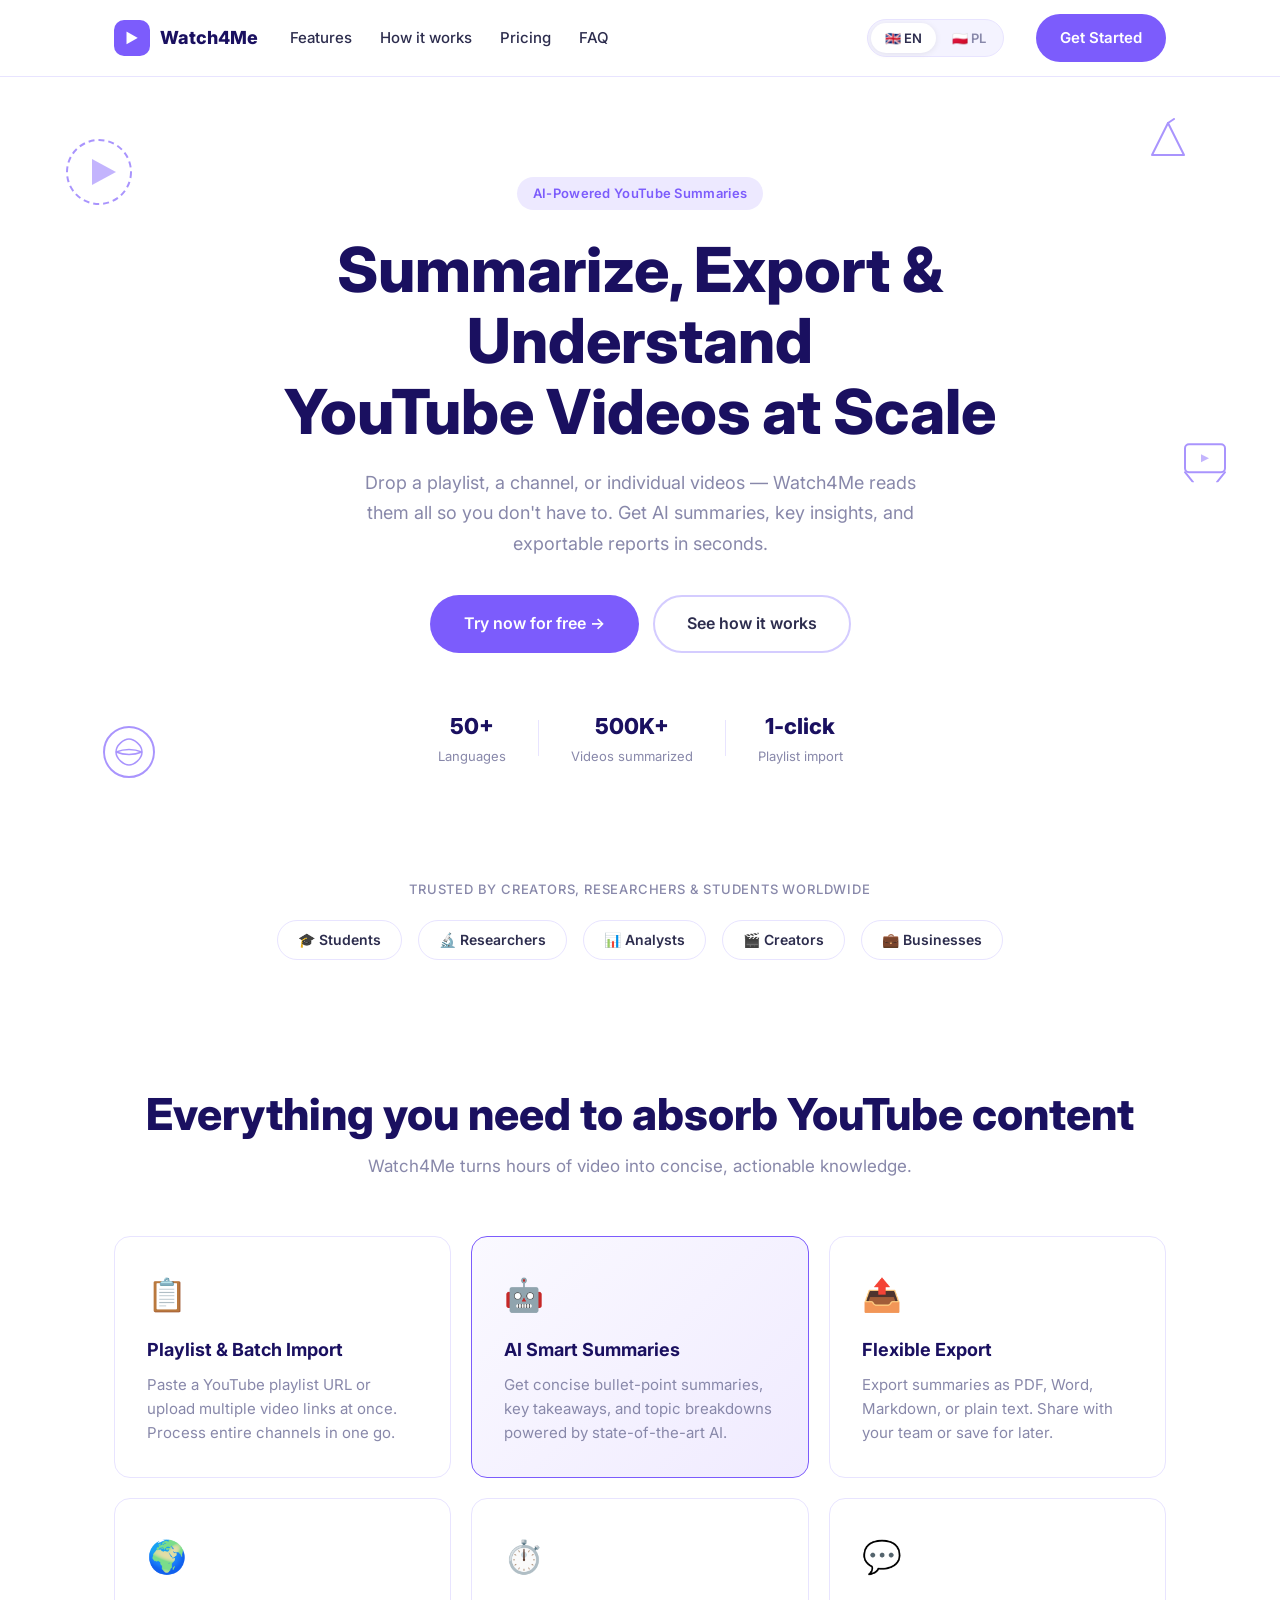
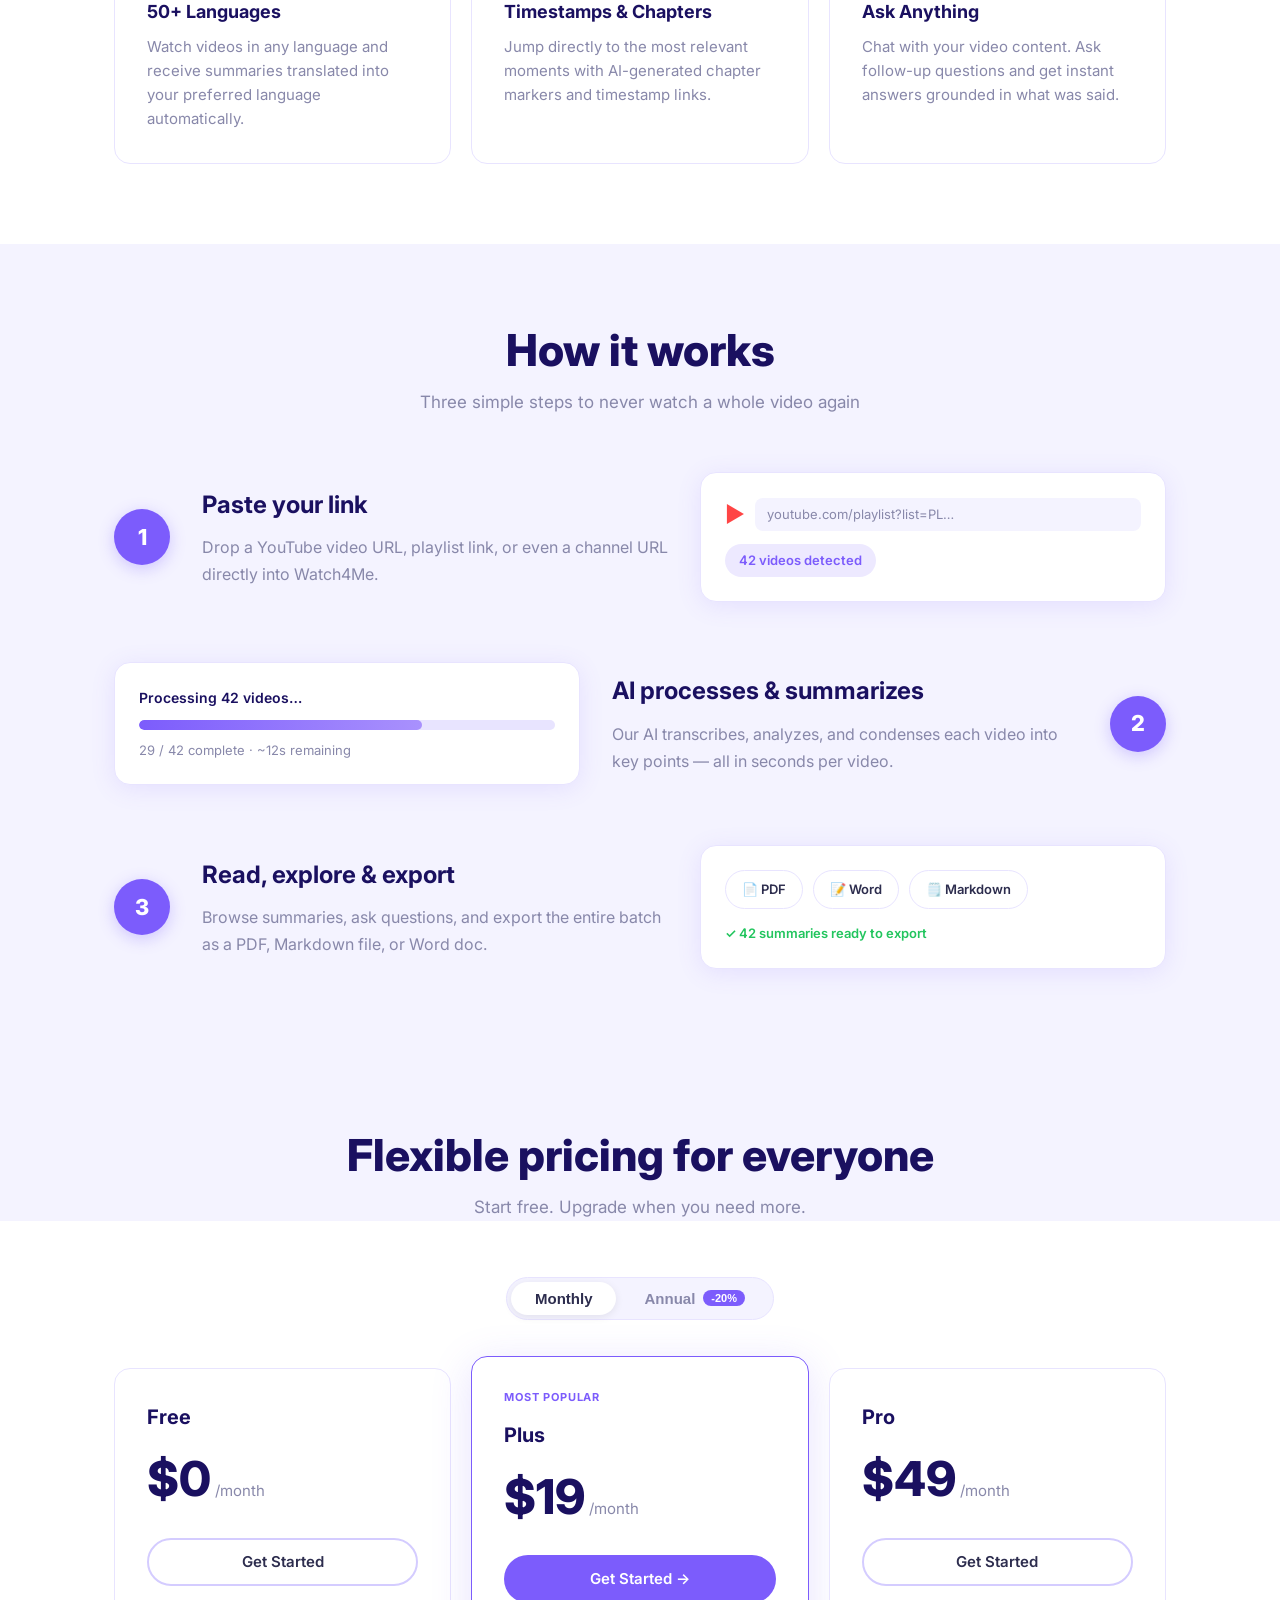
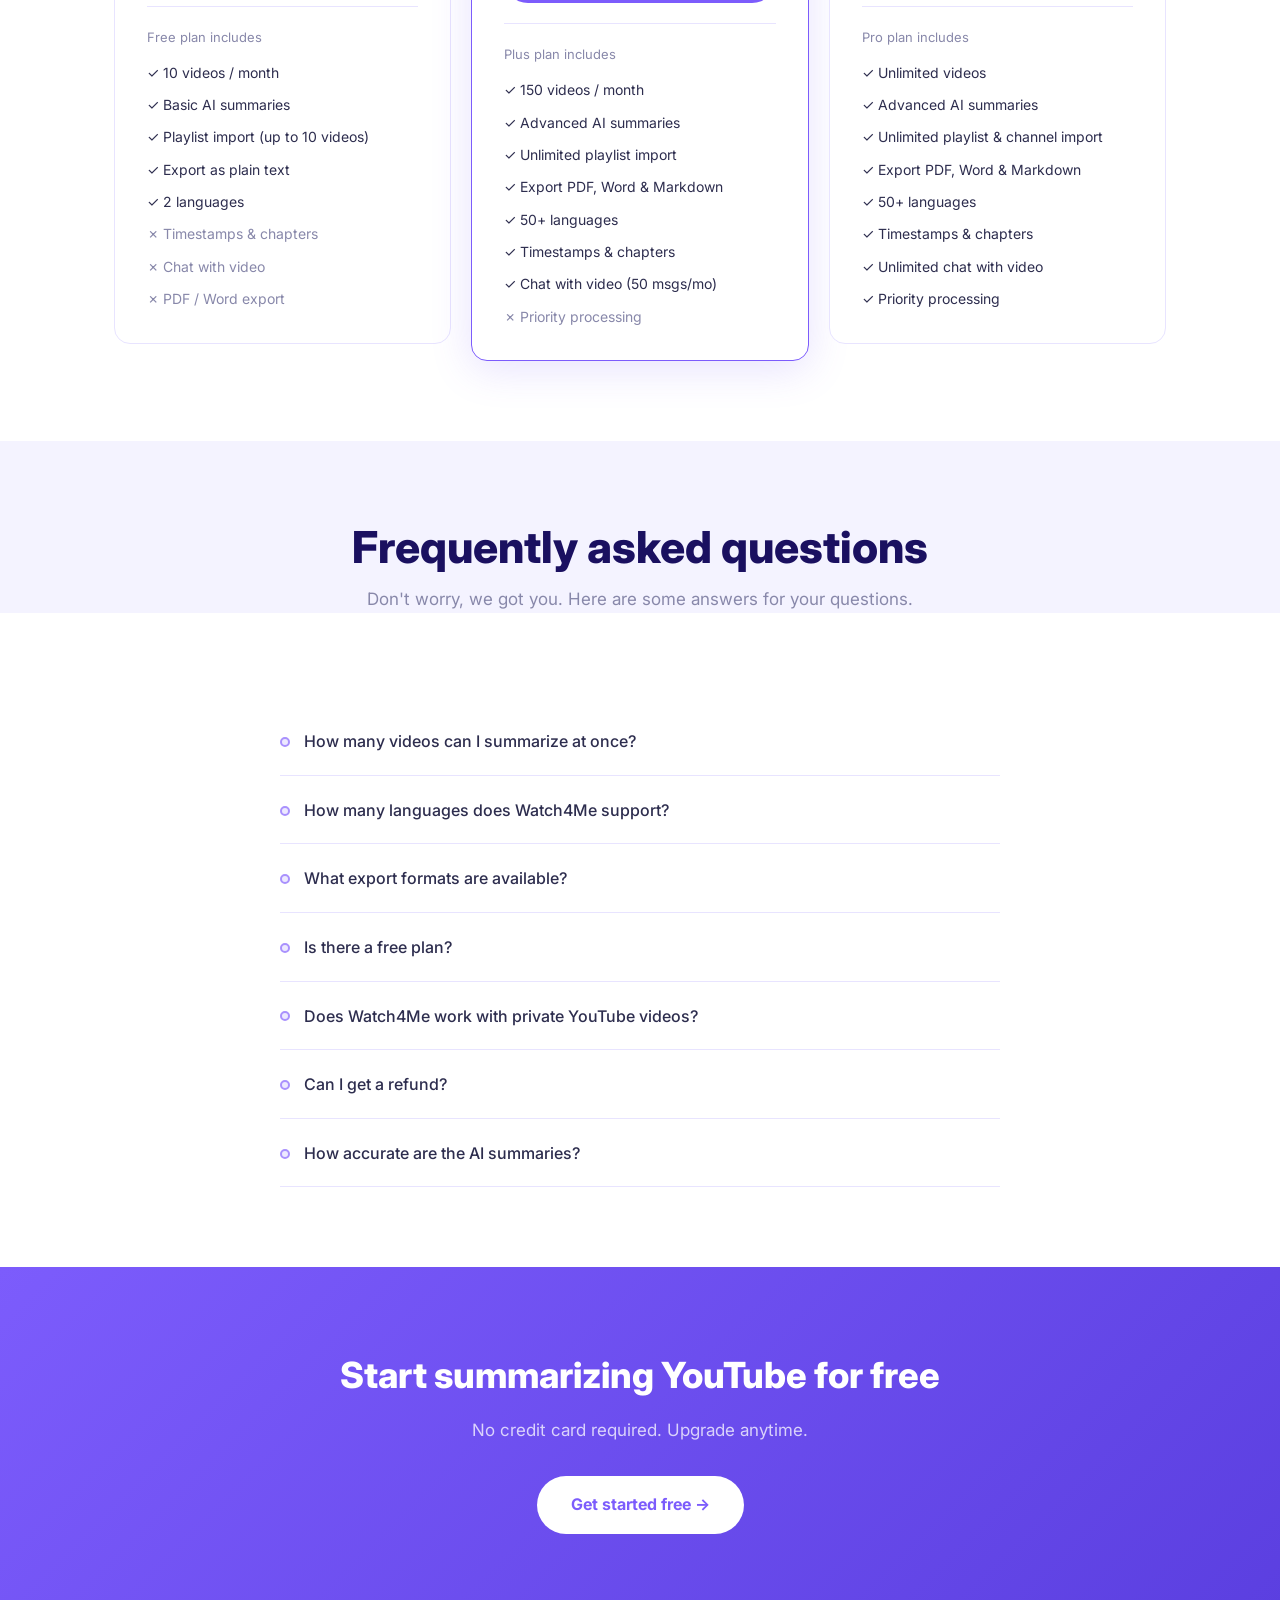
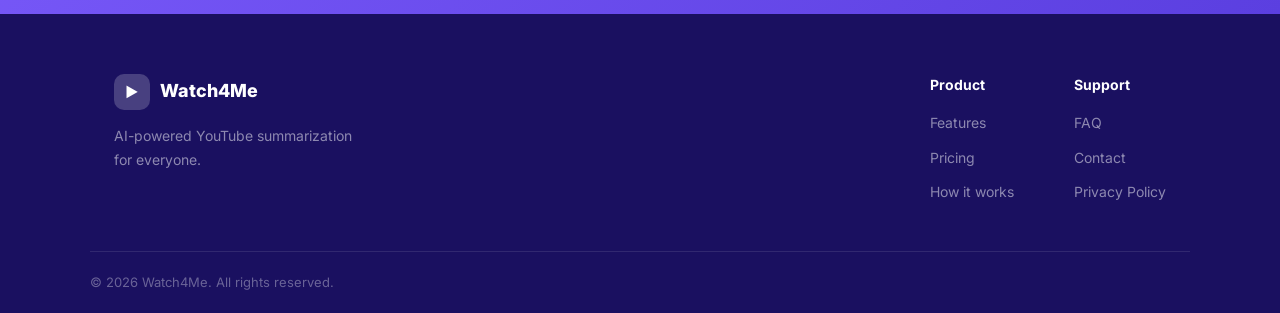
<file: index.html>
<!DOCTYPE html>
<html lang="en">
<head>
  <meta charset="UTF-8" />
  <meta name="viewport" content="width=device-width, initial-scale=1.0" />
  <title>Watch4Me – AI YouTube Summarizer</title>
  <link rel="stylesheet" href="style.css" />
  <link rel="preconnect" href="https://fonts.googleapis.com" />
  <link href="https://fonts.googleapis.com/css2?family=Inter:wght@400;500;600;700;800&display=swap" rel="stylesheet" />
</head>
<body>

  <!-- NAV -->
  <header class="nav-wrap">
    <nav class="nav">
      <a href="#" class="logo">
        <div class="logo-icon">▶</div>
        <span>Watch4Me</span>
      </a>
      <ul class="nav-links">
        <li><a href="#features">Features</a></li>
        <li><a href="#how">How it works</a></li>
        <li><a href="#pricing">Pricing</a></li>
        <li><a href="#faq">FAQ</a></li>
      </ul>
      <div class="lang-switch">
        <a href="index.html" class="lang-btn lang-btn--active">🇬🇧 EN</a>
        <a href="pl.html" class="lang-btn">🇵🇱 PL</a>
      </div>
      <a href="#pricing" class="btn btn-primary">Get Started</a>
    </nav>
  </header>

  <!-- HERO -->
  <section class="hero">
    <div class="hero-float hero-float--tl">
      <svg width="70" height="70" viewBox="0 0 70 70" fill="none">
        <circle cx="35" cy="35" r="32" stroke="#7C5CFC" stroke-width="2" stroke-dasharray="6 4"/>
        <polygon points="28,22 52,35 28,48" fill="#7C5CFC" opacity=".7"/>
      </svg>
    </div>
    <div class="hero-float hero-float--bl">
      <svg width="54" height="54" viewBox="0 0 54 54" fill="none">
        <circle cx="27" cy="27" r="25" stroke="#7C5CFC" stroke-width="2"/>
        <path d="M14 27 C14 20 22 14 27 14 C32 14 40 20 40 27 C40 34 32 40 27 40 C22 40 14 34 14 27Z" stroke="#7C5CFC" stroke-width="1.5" fill="none"/>
        <path d="M14 27 Q27 22 40 27" stroke="#7C5CFC" stroke-width="1.5" fill="none"/>
        <path d="M14 27 Q27 32 40 27" stroke="#7C5CFC" stroke-width="1.5" fill="none"/>
      </svg>
    </div>
    <div class="hero-float hero-float--tr">
      <svg width="44" height="44" viewBox="0 0 44 44" fill="none">
        <path d="M6 38 L22 6 L38 38 Z" stroke="#7C5CFC" stroke-width="2" fill="none" stroke-linejoin="round"/>
        <path d="M22 6 L28 2" stroke="#7C5CFC" stroke-width="2" stroke-linecap="round"/>
      </svg>
    </div>
    <div class="hero-float hero-float--mr">
      <svg width="48" height="48" viewBox="0 0 48 48" fill="none">
        <rect x="4" y="10" width="40" height="28" rx="4" stroke="#7C5CFC" stroke-width="2"/>
        <path d="M4 38 L12 48 M44 38 L36 48" stroke="#7C5CFC" stroke-width="2" stroke-linecap="round"/>
        <path d="M20 20 L28 24 L20 28 Z" fill="#7C5CFC" opacity=".7"/>
      </svg>
    </div>

    <div class="container hero-content">
      <div class="badge">AI-Powered YouTube Summaries</div>
      <h1>Summarize, Export &amp; Understand<br/>YouTube Videos at Scale</h1>
      <p class="hero-sub">Drop a playlist, a channel, or individual videos — Watch4Me reads them all so you don't have to. Get AI summaries, key insights, and exportable reports in seconds.</p>
      <div class="hero-actions">
        <a href="#pricing" class="btn btn-primary btn-lg">Try now for free →</a>
        <a href="#how" class="btn btn-outline btn-lg">See how it works</a>
      </div>
      <div class="hero-stats">
        <div class="stat"><strong>50+</strong><span>Languages</span></div>
        <div class="stat-divider"></div>
        <div class="stat"><strong>500K+</strong><span>Videos summarized</span></div>
        <div class="stat-divider"></div>
        <div class="stat"><strong>1-click</strong><span>Playlist import</span></div>
      </div>
    </div>
  </section>

  <!-- SOCIAL PROOF -->
  <section class="social-proof">
    <div class="container">
      <p class="social-proof-label">Trusted by creators, researchers &amp; students worldwide</p>
      <div class="logos">
        <span class="logo-badge">🎓 Students</span>
        <span class="logo-badge">🔬 Researchers</span>
        <span class="logo-badge">📊 Analysts</span>
        <span class="logo-badge">🎬 Creators</span>
        <span class="logo-badge">💼 Businesses</span>
      </div>
    </div>
  </section>

  <!-- FEATURES -->
  <section class="features" id="features">
    <div class="container">
      <div class="section-header">
        <h2>Everything you need to absorb YouTube content</h2>
        <p>Watch4Me turns hours of video into concise, actionable knowledge.</p>
      </div>
      <div class="features-grid">
        <div class="feature-card">
          <div class="feature-icon">📋</div>
          <h3>Playlist &amp; Batch Import</h3>
          <p>Paste a YouTube playlist URL or upload multiple video links at once. Process entire channels in one go.</p>
        </div>
        <div class="feature-card feature-card--highlight">
          <div class="feature-icon">🤖</div>
          <h3>AI Smart Summaries</h3>
          <p>Get concise bullet-point summaries, key takeaways, and topic breakdowns powered by state-of-the-art AI.</p>
        </div>
        <div class="feature-card">
          <div class="feature-icon">📤</div>
          <h3>Flexible Export</h3>
          <p>Export summaries as PDF, Word, Markdown, or plain text. Share with your team or save for later.</p>
        </div>
        <div class="feature-card">
          <div class="feature-icon">🌍</div>
          <h3>50+ Languages</h3>
          <p>Watch videos in any language and receive summaries translated into your preferred language automatically.</p>
        </div>
        <div class="feature-card">
          <div class="feature-icon">⏱️</div>
          <h3>Timestamps &amp; Chapters</h3>
          <p>Jump directly to the most relevant moments with AI-generated chapter markers and timestamp links.</p>
        </div>
        <div class="feature-card">
          <div class="feature-icon">💬</div>
          <h3>Ask Anything</h3>
          <p>Chat with your video content. Ask follow-up questions and get instant answers grounded in what was said.</p>
        </div>
      </div>
    </div>
  </section>

  <!-- HOW IT WORKS -->
  <section class="how" id="how">
    <div class="container">
      <div class="section-header">
        <h2>How it works</h2>
        <p>Three simple steps to never watch a whole video again</p>
      </div>
      <div class="steps">
        <div class="step">
          <div class="step-num">1</div>
          <div class="step-content">
            <h3>Paste your link</h3>
            <p>Drop a YouTube video URL, playlist link, or even a channel URL directly into Watch4Me.</p>
          </div>
          <div class="step-visual">
            <div class="step-card">
              <div class="step-card-row">
                <span class="step-card-icon red">▶</span>
                <span class="step-card-url">youtube.com/playlist?list=PL…</span>
              </div>
              <div class="step-card-tag">42 videos detected</div>
            </div>
          </div>
        </div>
        <div class="step step--reverse">
          <div class="step-num">2</div>
          <div class="step-content">
            <h3>AI processes &amp; summarizes</h3>
            <p>Our AI transcribes, analyzes, and condenses each video into key points — all in seconds per video.</p>
          </div>
          <div class="step-visual">
            <div class="step-card">
              <div class="step-progress-label">Processing 42 videos…</div>
              <div class="progress-bar"><div class="progress-fill" style="width:68%"></div></div>
              <div class="step-progress-sub">29 / 42 complete · ~12s remaining</div>
            </div>
          </div>
        </div>
        <div class="step">
          <div class="step-num">3</div>
          <div class="step-content">
            <h3>Read, explore &amp; export</h3>
            <p>Browse summaries, ask questions, and export the entire batch as a PDF, Markdown file, or Word doc.</p>
          </div>
          <div class="step-visual">
            <div class="step-card">
              <div class="export-row">
                <span class="export-btn">📄 PDF</span>
                <span class="export-btn">📝 Word</span>
                <span class="export-btn">🗒️ Markdown</span>
              </div>
              <div class="export-ready">✓ 42 summaries ready to export</div>
            </div>
          </div>
        </div>
      </div>
    </div>
  </section>

  <!-- PRICING -->
  <section class="pricing" id="pricing">
    <div class="pricing-bg">
      <div class="container">
        <div class="section-header">
          <h2>Flexible pricing for everyone</h2>
          <p>Start free. Upgrade when you need more.</p>
        </div>
      </div>
    </div>
    <div class="container pricing-cards-wrap">
      <div class="pricing-toggle">
        <button class="toggle-btn active" id="btn-monthly" onclick="setToggle('monthly')">Monthly</button>
        <button class="toggle-btn" id="btn-annual" onclick="setToggle('annual')">Annual <span class="badge-save">-20%</span></button>
      </div>
      <div class="pricing-cards">

        <!-- FREE -->
        <div class="pricing-card">
          <div class="plan-name">Free</div>
          <div class="plan-price">
            <span class="price-amount" id="price-free">$0</span>
            <span class="price-period">/month</span>
          </div>
          <a href="#" class="btn btn-outline btn-full">Get Started</a>
          <div class="plan-divider"></div>
          <div class="plan-label">Free plan includes</div>
          <ul class="plan-features">
            <li>✓ 10 videos / month</li>
            <li>✓ Basic AI summaries</li>
            <li>✓ Playlist import (up to 10 videos)</li>
            <li>✓ Export as plain text</li>
            <li>✓ 2 languages</li>
            <li class="muted">✗ Timestamps &amp; chapters</li>
            <li class="muted">✗ Chat with video</li>
            <li class="muted">✗ PDF / Word export</li>
          </ul>
        </div>

        <!-- PLUS (highlighted) -->
        <div class="pricing-card pricing-card--popular">
          <div class="popular-badge">MOST POPULAR</div>
          <div class="plan-name">Plus</div>
          <div class="plan-price">
            <span class="price-amount" id="price-plus">$19</span>
            <span class="price-period">/month</span>
          </div>
          <a href="#" class="btn btn-primary btn-full">Get Started →</a>
          <div class="plan-divider"></div>
          <div class="plan-label">Plus plan includes</div>
          <ul class="plan-features">
            <li>✓ 150 videos / month</li>
            <li>✓ Advanced AI summaries</li>
            <li>✓ Unlimited playlist import</li>
            <li>✓ Export PDF, Word &amp; Markdown</li>
            <li>✓ 50+ languages</li>
            <li>✓ Timestamps &amp; chapters</li>
            <li>✓ Chat with video (50 msgs/mo)</li>
            <li class="muted">✗ Priority processing</li>
          </ul>
        </div>

        <!-- PRO -->
        <div class="pricing-card">
          <div class="plan-name">Pro</div>
          <div class="plan-price">
            <span class="price-amount" id="price-pro">$49</span>
            <span class="price-period">/month</span>
          </div>
          <a href="#" class="btn btn-outline btn-full">Get Started</a>
          <div class="plan-divider"></div>
          <div class="plan-label">Pro plan includes</div>
          <ul class="plan-features">
            <li>✓ Unlimited videos</li>
            <li>✓ Advanced AI summaries</li>
            <li>✓ Unlimited playlist &amp; channel import</li>
            <li>✓ Export PDF, Word &amp; Markdown</li>
            <li>✓ 50+ languages</li>
            <li>✓ Timestamps &amp; chapters</li>
            <li>✓ Unlimited chat with video</li>
            <li>✓ Priority processing</li>
          </ul>
        </div>

      </div>
    </div>
  </section>

  <!-- FAQ -->
  <section class="faq" id="faq">
    <div class="faq-bg">
      <div class="container">
        <div class="section-header">
          <h2>Frequently asked questions</h2>
          <p>Don't worry, we got you. Here are some answers for your questions.</p>
        </div>
      </div>
    </div>
    <div class="container faq-list-wrap">
      <div class="faq-list">
        <div class="faq-item" onclick="toggleFaq(this)">
          <div class="faq-question">
            <span class="faq-dot"></span>
            How many videos can I summarize at once?
          </div>
          <div class="faq-answer">Free users can process up to 10 videos per batch. Plus users can import full playlists (no cap). Pro users can import entire channels with unlimited videos in a single run.</div>
        </div>
        <div class="faq-item" onclick="toggleFaq(this)">
          <div class="faq-question">
            <span class="faq-dot"></span>
            How many languages does Watch4Me support?
          </div>
          <div class="faq-answer">Watch4Me supports over 50 languages for both transcription and summary output. Free users get 2 languages; Plus and Pro users get the full 50+ language catalog.</div>
        </div>
        <div class="faq-item" onclick="toggleFaq(this)">
          <div class="faq-question">
            <span class="faq-dot"></span>
            What export formats are available?
          </div>
          <div class="faq-answer">Plus and Pro users can export summaries as PDF, Microsoft Word (.docx), or Markdown. Free users can copy plain text summaries.</div>
        </div>
        <div class="faq-item" onclick="toggleFaq(this)">
          <div class="faq-question">
            <span class="faq-dot"></span>
            Is there a free plan?
          </div>
          <div class="faq-answer">Yes! The Free plan lets you summarize up to 10 videos per month with no credit card required. It's the perfect way to try Watch4Me before upgrading.</div>
        </div>
        <div class="faq-item" onclick="toggleFaq(this)">
          <div class="faq-question">
            <span class="faq-dot"></span>
            Does Watch4Me work with private YouTube videos?
          </div>
          <div class="faq-answer">Watch4Me works with all publicly available YouTube videos, playlists, and channels. Private videos require you to upload a transcript or audio file directly.</div>
        </div>
        <div class="faq-item" onclick="toggleFaq(this)">
          <div class="faq-question">
            <span class="faq-dot"></span>
            Can I get a refund?
          </div>
          <div class="faq-answer">Yes. We offer a 7-day money-back guarantee on all paid plans. If you're not satisfied, contact our support team and we'll process your refund promptly.</div>
        </div>
        <div class="faq-item" onclick="toggleFaq(this)">
          <div class="faq-question">
            <span class="faq-dot"></span>
            How accurate are the AI summaries?
          </div>
          <div class="faq-answer">Our summaries are generated from verbatim transcripts, so accuracy mirrors the original speech quality. We use the latest AI models for maximum fidelity and coherence.</div>
        </div>
      </div>
    </div>
  </section>

  <!-- CTA BANNER -->
  <section class="cta-banner">
    <div class="container">
      <h2>Start summarizing YouTube for free</h2>
      <p>No credit card required. Upgrade anytime.</p>
      <a href="#pricing" class="btn btn-white btn-lg">Get started free →</a>
    </div>
  </section>

  <!-- FOOTER -->
  <footer class="footer">
    <div class="container footer-inner">
      <div class="footer-brand">
        <a href="#" class="logo logo--light">
          <div class="logo-icon">▶</div>
          <span>Watch4Me</span>
        </a>
        <p>AI-powered YouTube summarization<br/>for everyone.</p>
      </div>
      <div class="footer-links">
        <div class="footer-col">
          <strong>Product</strong>
          <a href="#features">Features</a>
          <a href="#pricing">Pricing</a>
          <a href="#how">How it works</a>
        </div>
        <div class="footer-col">
          <strong>Support</strong>
          <a href="#faq">FAQ</a>
          <a href="#">Contact</a>
          <a href="#">Privacy Policy</a>
        </div>
      </div>
    </div>
    <div class="container footer-bottom">
      <span>© 2026 Watch4Me. All rights reserved.</span>
    </div>
  </footer>

  <script src="main.js"></script>
</body>
</html>
</file>
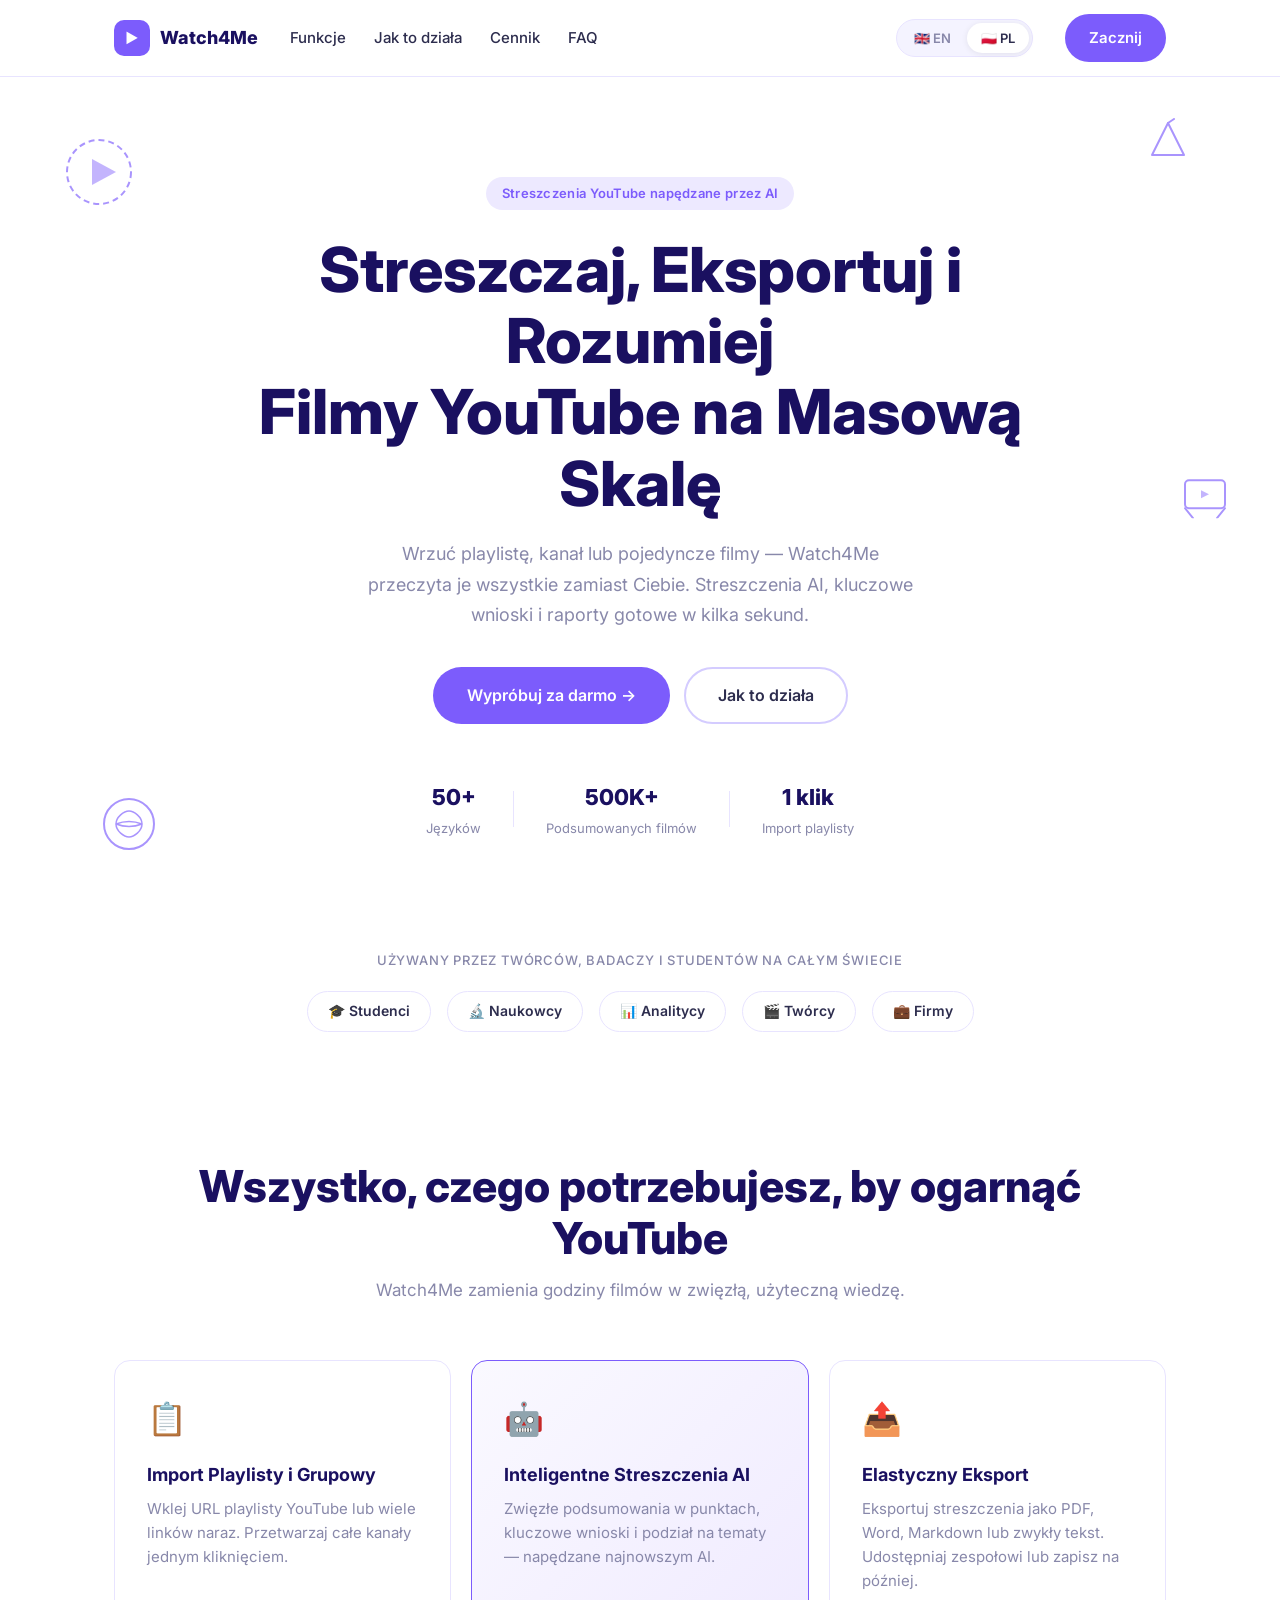
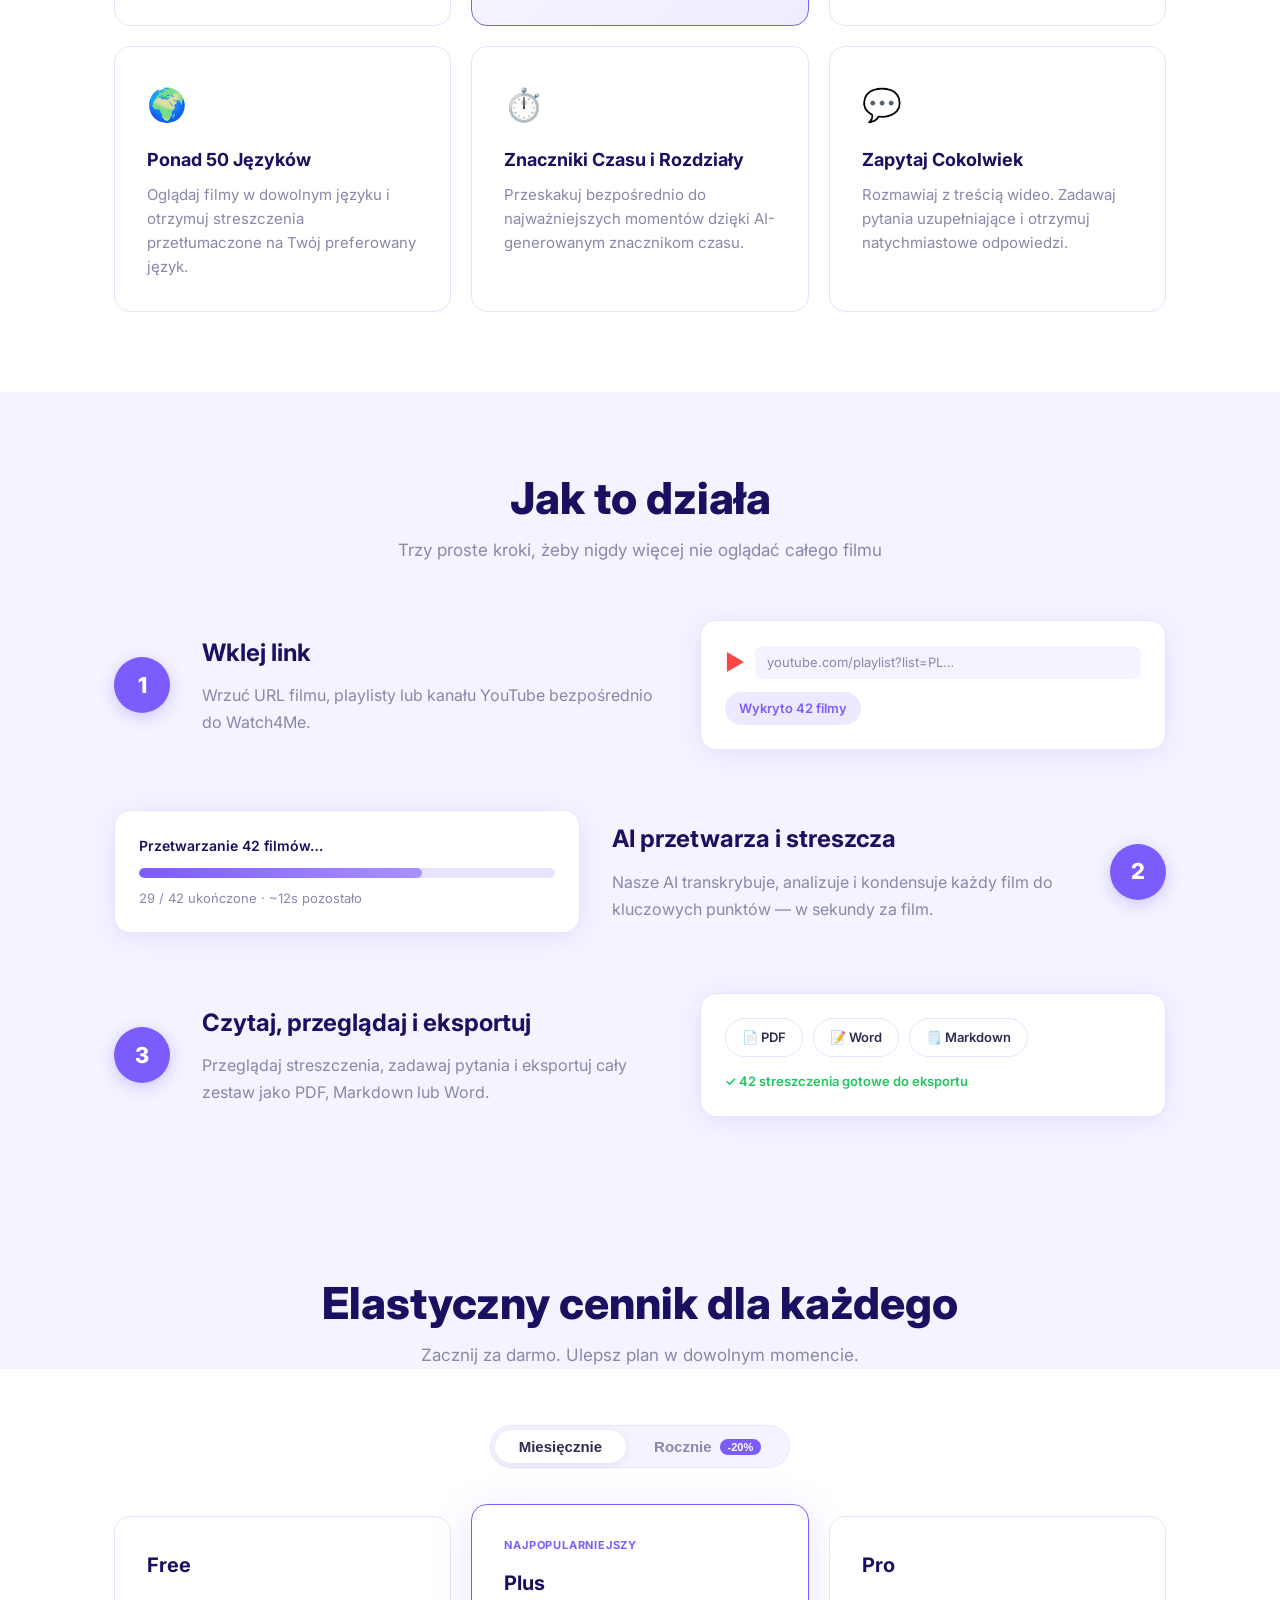
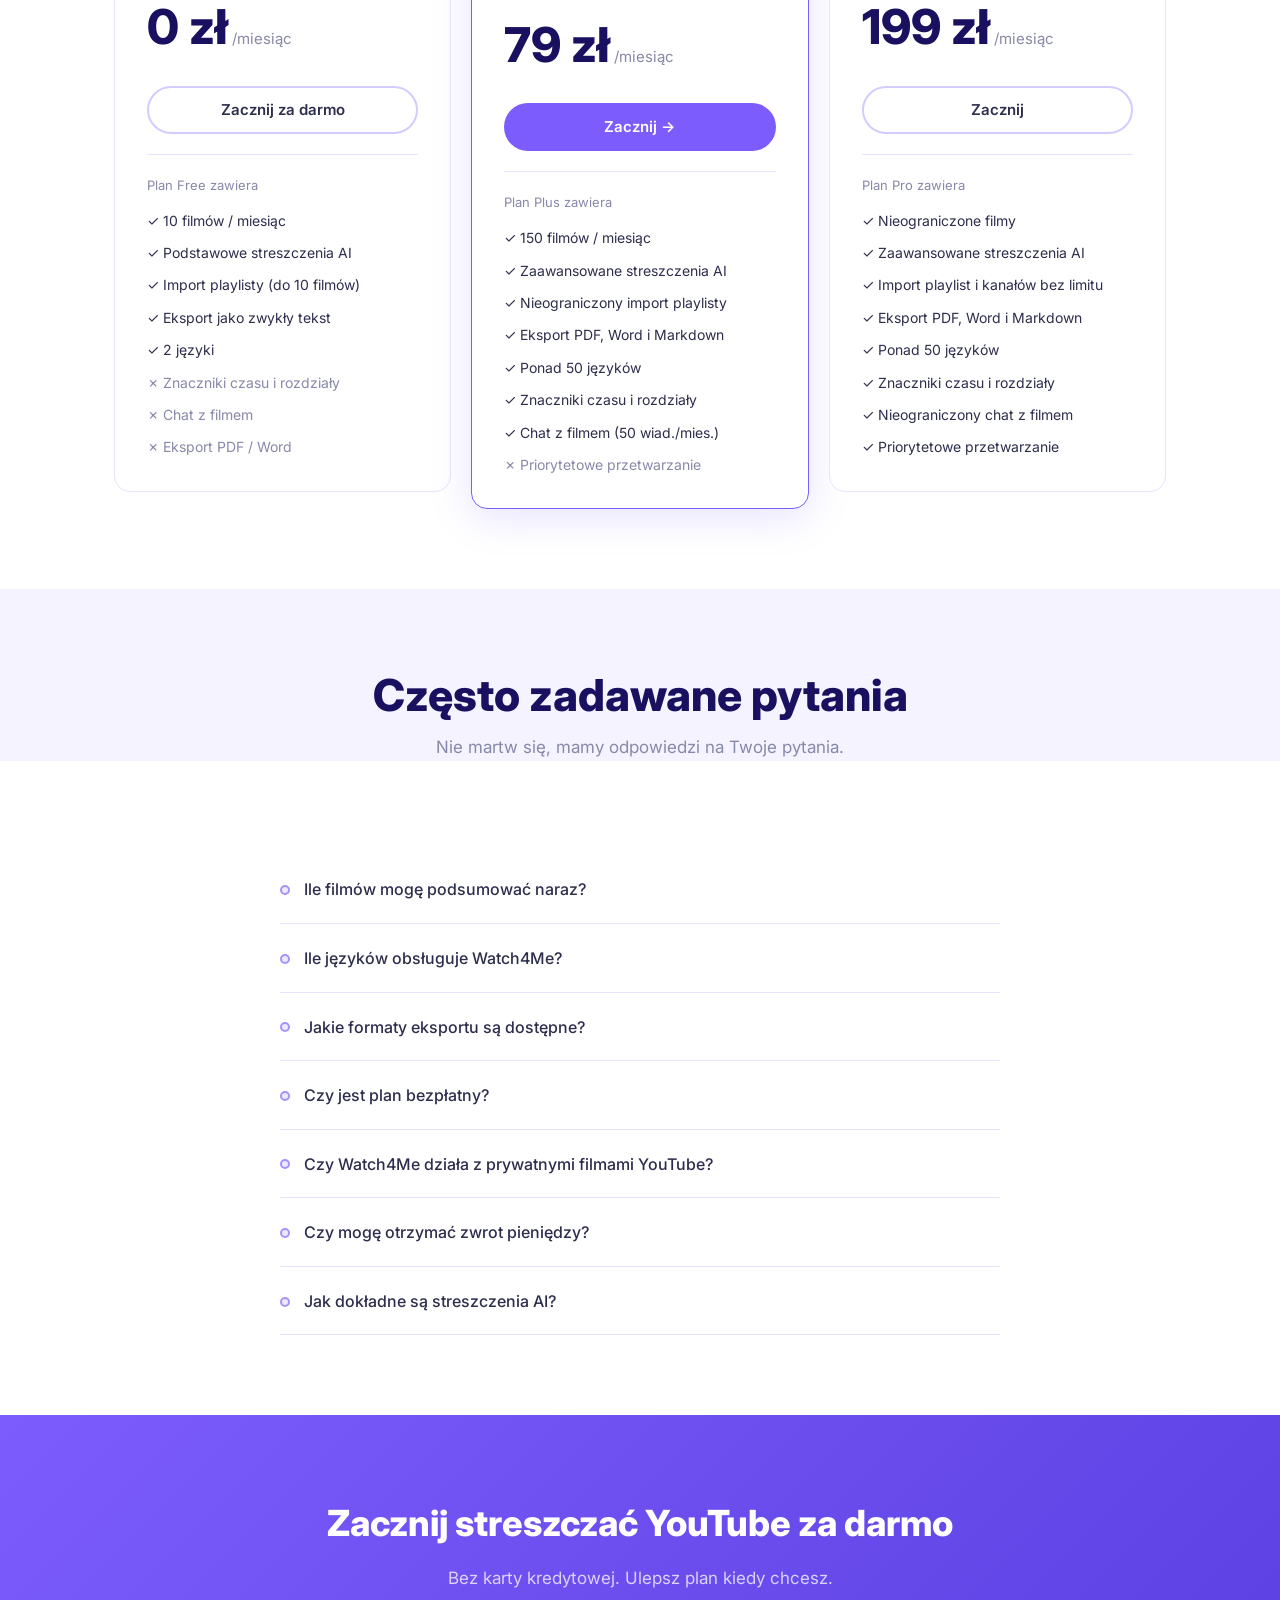
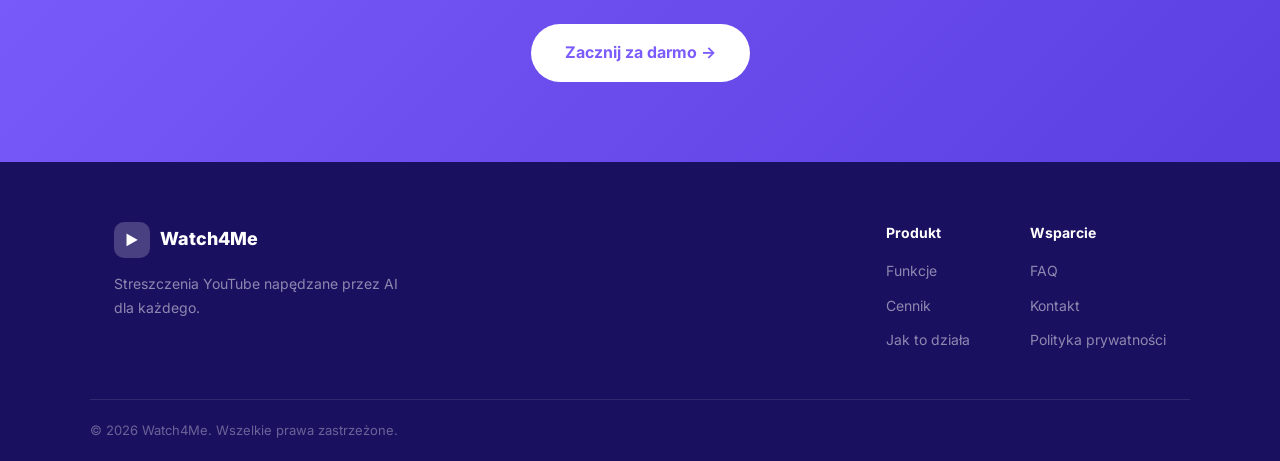
<file: pl.html>
<!DOCTYPE html>
<html lang="pl">
<head>
  <meta charset="UTF-8" />
  <meta name="viewport" content="width=device-width, initial-scale=1.0" />
  <title>Watch4Me – Streszczenia YouTube z AI</title>
  <link rel="stylesheet" href="style.css" />
  <link rel="preconnect" href="https://fonts.googleapis.com" />
  <link href="https://fonts.googleapis.com/css2?family=Inter:wght@400;500;600;700;800&display=swap" rel="stylesheet" />
</head>
<body>

  <!-- NAV -->
  <header class="nav-wrap">
    <nav class="nav">
      <a href="pl.html" class="logo">
        <div class="logo-icon">▶</div>
        <span>Watch4Me</span>
      </a>
      <ul class="nav-links">
        <li><a href="#features">Funkcje</a></li>
        <li><a href="#how">Jak to działa</a></li>
        <li><a href="#pricing">Cennik</a></li>
        <li><a href="#faq">FAQ</a></li>
      </ul>
      <div class="lang-switch">
        <a href="index.html" class="lang-btn">🇬🇧 EN</a>
        <a href="pl.html" class="lang-btn lang-btn--active">🇵🇱 PL</a>
      </div>
      <a href="#pricing" class="btn btn-primary">Zacznij</a>
    </nav>
  </header>

  <!-- HERO -->
  <section class="hero">
    <div class="hero-float hero-float--tl">
      <svg width="70" height="70" viewBox="0 0 70 70" fill="none">
        <circle cx="35" cy="35" r="32" stroke="#7C5CFC" stroke-width="2" stroke-dasharray="6 4"/>
        <polygon points="28,22 52,35 28,48" fill="#7C5CFC" opacity=".7"/>
      </svg>
    </div>
    <div class="hero-float hero-float--bl">
      <svg width="54" height="54" viewBox="0 0 54 54" fill="none">
        <circle cx="27" cy="27" r="25" stroke="#7C5CFC" stroke-width="2"/>
        <path d="M14 27 C14 20 22 14 27 14 C32 14 40 20 40 27 C40 34 32 40 27 40 C22 40 14 34 14 27Z" stroke="#7C5CFC" stroke-width="1.5" fill="none"/>
        <path d="M14 27 Q27 22 40 27" stroke="#7C5CFC" stroke-width="1.5" fill="none"/>
        <path d="M14 27 Q27 32 40 27" stroke="#7C5CFC" stroke-width="1.5" fill="none"/>
      </svg>
    </div>
    <div class="hero-float hero-float--tr">
      <svg width="44" height="44" viewBox="0 0 44 44" fill="none">
        <path d="M6 38 L22 6 L38 38 Z" stroke="#7C5CFC" stroke-width="2" fill="none" stroke-linejoin="round"/>
        <path d="M22 6 L28 2" stroke="#7C5CFC" stroke-width="2" stroke-linecap="round"/>
      </svg>
    </div>
    <div class="hero-float hero-float--mr">
      <svg width="48" height="48" viewBox="0 0 48 48" fill="none">
        <rect x="4" y="10" width="40" height="28" rx="4" stroke="#7C5CFC" stroke-width="2"/>
        <path d="M4 38 L12 48 M44 38 L36 48" stroke="#7C5CFC" stroke-width="2" stroke-linecap="round"/>
        <path d="M20 20 L28 24 L20 28 Z" fill="#7C5CFC" opacity=".7"/>
      </svg>
    </div>

    <div class="container hero-content">
      <div class="badge">Streszczenia YouTube napędzane przez AI</div>
      <h1>Streszczaj, Eksportuj i Rozumiej<br/>Filmy YouTube na Masową Skalę</h1>
      <p class="hero-sub">Wrzuć playlistę, kanał lub pojedyncze filmy — Watch4Me przeczyta je wszystkie zamiast Ciebie. Streszczenia AI, kluczowe wnioski i raporty gotowe w kilka sekund.</p>
      <div class="hero-actions">
        <a href="#pricing" class="btn btn-primary btn-lg">Wypróbuj za darmo →</a>
        <a href="#how" class="btn btn-outline btn-lg">Jak to działa</a>
      </div>
      <div class="hero-stats">
        <div class="stat"><strong>50+</strong><span>Języków</span></div>
        <div class="stat-divider"></div>
        <div class="stat"><strong>500K+</strong><span>Podsumowanych filmów</span></div>
        <div class="stat-divider"></div>
        <div class="stat"><strong>1 klik</strong><span>Import playlisty</span></div>
      </div>
    </div>
  </section>

  <!-- SOCIAL PROOF -->
  <section class="social-proof">
    <div class="container">
      <p class="social-proof-label">Używany przez twórców, badaczy i studentów na całym świecie</p>
      <div class="logos">
        <span class="logo-badge">🎓 Studenci</span>
        <span class="logo-badge">🔬 Naukowcy</span>
        <span class="logo-badge">📊 Analitycy</span>
        <span class="logo-badge">🎬 Twórcy</span>
        <span class="logo-badge">💼 Firmy</span>
      </div>
    </div>
  </section>

  <!-- FEATURES -->
  <section class="features" id="features">
    <div class="container">
      <div class="section-header">
        <h2>Wszystko, czego potrzebujesz, by ogarnąć YouTube</h2>
        <p>Watch4Me zamienia godziny filmów w zwięzłą, użyteczną wiedzę.</p>
      </div>
      <div class="features-grid">
        <div class="feature-card">
          <div class="feature-icon">📋</div>
          <h3>Import Playlisty i Grupowy</h3>
          <p>Wklej URL playlisty YouTube lub wiele linków naraz. Przetwarzaj całe kanały jednym kliknięciem.</p>
        </div>
        <div class="feature-card feature-card--highlight">
          <div class="feature-icon">🤖</div>
          <h3>Inteligentne Streszczenia AI</h3>
          <p>Zwięzłe podsumowania w punktach, kluczowe wnioski i podział na tematy — napędzane najnowszym AI.</p>
        </div>
        <div class="feature-card">
          <div class="feature-icon">📤</div>
          <h3>Elastyczny Eksport</h3>
          <p>Eksportuj streszczenia jako PDF, Word, Markdown lub zwykły tekst. Udostępniaj zespołowi lub zapisz na później.</p>
        </div>
        <div class="feature-card">
          <div class="feature-icon">🌍</div>
          <h3>Ponad 50 Języków</h3>
          <p>Oglądaj filmy w dowolnym języku i otrzymuj streszczenia przetłumaczone na Twój preferowany język.</p>
        </div>
        <div class="feature-card">
          <div class="feature-icon">⏱️</div>
          <h3>Znaczniki Czasu i Rozdziały</h3>
          <p>Przeskakuj bezpośrednio do najważniejszych momentów dzięki AI-generowanym znacznikom czasu.</p>
        </div>
        <div class="feature-card">
          <div class="feature-icon">💬</div>
          <h3>Zapytaj Cokolwiek</h3>
          <p>Rozmawiaj z treścią wideo. Zadawaj pytania uzupełniające i otrzymuj natychmiastowe odpowiedzi.</p>
        </div>
      </div>
    </div>
  </section>

  <!-- HOW IT WORKS -->
  <section class="how" id="how">
    <div class="container">
      <div class="section-header">
        <h2>Jak to działa</h2>
        <p>Trzy proste kroki, żeby nigdy więcej nie oglądać całego filmu</p>
      </div>
      <div class="steps">
        <div class="step">
          <div class="step-num">1</div>
          <div class="step-content">
            <h3>Wklej link</h3>
            <p>Wrzuć URL filmu, playlisty lub kanału YouTube bezpośrednio do Watch4Me.</p>
          </div>
          <div class="step-visual">
            <div class="step-card">
              <div class="step-card-row">
                <span class="step-card-icon red">▶</span>
                <span class="step-card-url">youtube.com/playlist?list=PL…</span>
              </div>
              <div class="step-card-tag">Wykryto 42 filmy</div>
            </div>
          </div>
        </div>
        <div class="step step--reverse">
          <div class="step-num">2</div>
          <div class="step-content">
            <h3>AI przetwarza i streszcza</h3>
            <p>Nasze AI transkrybuje, analizuje i kondensuje każdy film do kluczowych punktów — w sekundy za film.</p>
          </div>
          <div class="step-visual">
            <div class="step-card">
              <div class="step-progress-label">Przetwarzanie 42 filmów…</div>
              <div class="progress-bar"><div class="progress-fill" style="width:68%"></div></div>
              <div class="step-progress-sub">29 / 42 ukończone · ~12s pozostało</div>
            </div>
          </div>
        </div>
        <div class="step">
          <div class="step-num">3</div>
          <div class="step-content">
            <h3>Czytaj, przeglądaj i eksportuj</h3>
            <p>Przeglądaj streszczenia, zadawaj pytania i eksportuj cały zestaw jako PDF, Markdown lub Word.</p>
          </div>
          <div class="step-visual">
            <div class="step-card">
              <div class="export-row">
                <span class="export-btn">📄 PDF</span>
                <span class="export-btn">📝 Word</span>
                <span class="export-btn">🗒️ Markdown</span>
              </div>
              <div class="export-ready">✓ 42 streszczenia gotowe do eksportu</div>
            </div>
          </div>
        </div>
      </div>
    </div>
  </section>

  <!-- PRICING -->
  <section class="pricing" id="pricing">
    <div class="pricing-bg">
      <div class="container">
        <div class="section-header">
          <h2>Elastyczny cennik dla każdego</h2>
          <p>Zacznij za darmo. Ulepsz plan w dowolnym momencie.</p>
        </div>
      </div>
    </div>
    <div class="container pricing-cards-wrap">
      <div class="pricing-toggle">
        <button class="toggle-btn active" id="btn-monthly" onclick="setToggle('monthly')">Miesięcznie</button>
        <button class="toggle-btn" id="btn-annual" onclick="setToggle('annual')">Rocznie <span class="badge-save">-20%</span></button>
      </div>
      <div class="pricing-cards">

        <!-- FREE -->
        <div class="pricing-card">
          <div class="plan-name">Free</div>
          <div class="plan-price">
            <span class="price-amount" id="price-free">0 zł</span>
            <span class="price-period">/miesiąc</span>
          </div>
          <a href="#" class="btn btn-outline btn-full">Zacznij za darmo</a>
          <div class="plan-divider"></div>
          <div class="plan-label">Plan Free zawiera</div>
          <ul class="plan-features">
            <li>✓ 10 filmów / miesiąc</li>
            <li>✓ Podstawowe streszczenia AI</li>
            <li>✓ Import playlisty (do 10 filmów)</li>
            <li>✓ Eksport jako zwykły tekst</li>
            <li>✓ 2 języki</li>
            <li class="muted">✗ Znaczniki czasu i rozdziały</li>
            <li class="muted">✗ Chat z filmem</li>
            <li class="muted">✗ Eksport PDF / Word</li>
          </ul>
        </div>

        <!-- PLUS (highlighted) -->
        <div class="pricing-card pricing-card--popular">
          <div class="popular-badge">NAJPOPULARNIEJSZY</div>
          <div class="plan-name">Plus</div>
          <div class="plan-price">
            <span class="price-amount" id="price-plus">79 zł</span>
            <span class="price-period">/miesiąc</span>
          </div>
          <a href="#" class="btn btn-primary btn-full">Zacznij →</a>
          <div class="plan-divider"></div>
          <div class="plan-label">Plan Plus zawiera</div>
          <ul class="plan-features">
            <li>✓ 150 filmów / miesiąc</li>
            <li>✓ Zaawansowane streszczenia AI</li>
            <li>✓ Nieograniczony import playlisty</li>
            <li>✓ Eksport PDF, Word i Markdown</li>
            <li>✓ Ponad 50 języków</li>
            <li>✓ Znaczniki czasu i rozdziały</li>
            <li>✓ Chat z filmem (50 wiad./mies.)</li>
            <li class="muted">✗ Priorytetowe przetwarzanie</li>
          </ul>
        </div>

        <!-- PRO -->
        <div class="pricing-card">
          <div class="plan-name">Pro</div>
          <div class="plan-price">
            <span class="price-amount" id="price-pro">199 zł</span>
            <span class="price-period">/miesiąc</span>
          </div>
          <a href="#" class="btn btn-outline btn-full">Zacznij</a>
          <div class="plan-divider"></div>
          <div class="plan-label">Plan Pro zawiera</div>
          <ul class="plan-features">
            <li>✓ Nieograniczone filmy</li>
            <li>✓ Zaawansowane streszczenia AI</li>
            <li>✓ Import playlist i kanałów bez limitu</li>
            <li>✓ Eksport PDF, Word i Markdown</li>
            <li>✓ Ponad 50 języków</li>
            <li>✓ Znaczniki czasu i rozdziały</li>
            <li>✓ Nieograniczony chat z filmem</li>
            <li>✓ Priorytetowe przetwarzanie</li>
          </ul>
        </div>

      </div>
    </div>
  </section>

  <!-- FAQ -->
  <section class="faq" id="faq">
    <div class="faq-bg">
      <div class="container">
        <div class="section-header">
          <h2>Często zadawane pytania</h2>
          <p>Nie martw się, mamy odpowiedzi na Twoje pytania.</p>
        </div>
      </div>
    </div>
    <div class="container faq-list-wrap">
      <div class="faq-list">
        <div class="faq-item" onclick="toggleFaq(this)">
          <div class="faq-question">
            <span class="faq-dot"></span>
            Ile filmów mogę podsumować naraz?
          </div>
          <div class="faq-answer">Użytkownicy Free mogą przetworzyć do 10 filmów w jednej partii. Plus — całe playlisty bez limitu. Pro — całe kanały z nieograniczoną liczbą filmów w jednym uruchomieniu.</div>
        </div>
        <div class="faq-item" onclick="toggleFaq(this)">
          <div class="faq-question">
            <span class="faq-dot"></span>
            Ile języków obsługuje Watch4Me?
          </div>
          <div class="faq-answer">Watch4Me obsługuje ponad 50 języków zarówno do transkrypcji, jak i do generowania streszczeń. Użytkownicy Free mają dostęp do 2 języków; Plus i Pro — do pełnego katalogu 50+ języków.</div>
        </div>
        <div class="faq-item" onclick="toggleFaq(this)">
          <div class="faq-question">
            <span class="faq-dot"></span>
            Jakie formaty eksportu są dostępne?
          </div>
          <div class="faq-answer">Użytkownicy Plus i Pro mogą eksportować streszczenia jako PDF, Microsoft Word (.docx) lub Markdown. Użytkownicy Free mogą kopiować streszczenia w postaci zwykłego tekstu.</div>
        </div>
        <div class="faq-item" onclick="toggleFaq(this)">
          <div class="faq-question">
            <span class="faq-dot"></span>
            Czy jest plan bezpłatny?
          </div>
          <div class="faq-answer">Tak! Plan Free pozwala podsumować do 10 filmów miesięcznie bez potrzeby podawania karty kredytowej. To idealny sposób na wypróbowanie Watch4Me przed aktualizacją planu.</div>
        </div>
        <div class="faq-item" onclick="toggleFaq(this)">
          <div class="faq-question">
            <span class="faq-dot"></span>
            Czy Watch4Me działa z prywatnymi filmami YouTube?
          </div>
          <div class="faq-answer">Watch4Me działa ze wszystkimi publicznie dostępnymi filmami, playlistami i kanałami YouTube. Prywatne filmy wymagają bezpośredniego przesłania transkryptu lub pliku audio.</div>
        </div>
        <div class="faq-item" onclick="toggleFaq(this)">
          <div class="faq-question">
            <span class="faq-dot"></span>
            Czy mogę otrzymać zwrot pieniędzy?
          </div>
          <div class="faq-answer">Tak. Oferujemy 7-dniową gwarancję zwrotu pieniędzy na wszystkich płatnych planach. Jeśli nie jesteś zadowolony, skontaktuj się z naszym supportem, a zwrot zostanie przetworzony niezwłocznie.</div>
        </div>
        <div class="faq-item" onclick="toggleFaq(this)">
          <div class="faq-question">
            <span class="faq-dot"></span>
            Jak dokładne są streszczenia AI?
          </div>
          <div class="faq-answer">Nasze streszczenia są generowane na podstawie słowo-w-słowo transkrypcji, więc dokładność odzwierciedla jakość oryginalnej mowy. Używamy najnowszych modeli AI dla maksymalnej wierności i spójności.</div>
        </div>
      </div>
    </div>
  </section>

  <!-- CTA BANNER -->
  <section class="cta-banner">
    <div class="container">
      <h2>Zacznij streszczać YouTube za darmo</h2>
      <p>Bez karty kredytowej. Ulepsz plan kiedy chcesz.</p>
      <a href="#pricing" class="btn btn-white btn-lg">Zacznij za darmo →</a>
    </div>
  </section>

  <!-- FOOTER -->
  <footer class="footer">
    <div class="container footer-inner">
      <div class="footer-brand">
        <a href="pl.html" class="logo logo--light">
          <div class="logo-icon">▶</div>
          <span>Watch4Me</span>
        </a>
        <p>Streszczenia YouTube napędzane przez AI<br/>dla każdego.</p>
      </div>
      <div class="footer-links">
        <div class="footer-col">
          <strong>Produkt</strong>
          <a href="#features">Funkcje</a>
          <a href="#pricing">Cennik</a>
          <a href="#how">Jak to działa</a>
        </div>
        <div class="footer-col">
          <strong>Wsparcie</strong>
          <a href="#faq">FAQ</a>
          <a href="#">Kontakt</a>
          <a href="#">Polityka prywatności</a>
        </div>
      </div>
    </div>
    <div class="container footer-bottom">
      <span>© 2026 Watch4Me. Wszelkie prawa zastrzeżone.</span>
    </div>
  </footer>

  <script>
    const prices = {
      monthly: { free: '0 zł', plus: '79 zł', pro: '199 zł' },
      annual:  { free: '0 zł', plus: '63 zł', pro: '159 zł' },
    };
    function setToggle(mode) {
      document.getElementById('btn-monthly').classList.toggle('active', mode === 'monthly');
      document.getElementById('btn-annual').classList.toggle('active', mode === 'annual');
      const p = prices[mode];
      document.getElementById('price-free').textContent = p.free;
      document.getElementById('price-plus').textContent = p.plus;
      document.getElementById('price-pro').textContent = p.pro;
    }
    function toggleFaq(el) {
      const isOpen = el.classList.contains('open');
      document.querySelectorAll('.faq-item.open').forEach(i => i.classList.remove('open'));
      if (!isOpen) el.classList.add('open');
    }
    const observer = new IntersectionObserver(entries => {
      entries.forEach(e => {
        if (e.isIntersecting) {
          e.target.style.width = e.target.dataset.width || '68%';
          observer.unobserve(e.target);
        }
      });
    }, { threshold: 0.5 });
    document.querySelectorAll('.progress-fill').forEach(el => {
      const target = el.style.width;
      el.dataset.width = target;
      el.style.width = '0%';
      el.style.transition = 'width 1.2s ease';
      observer.observe(el);
    });
  </script>
</body>
</html>
</file>
<file: style.css>
/* ===== RESET & BASE ===== */
*, *::before, *::after { box-sizing: border-box; margin: 0; padding: 0; }

:root {
  --purple: #7C5CFC;
  --purple-dark: #5B3FE0;
  --purple-light: #EDE9FF;
  --purple-mid: #A991FD;
  --navy: #1A1060;
  --text: #2D2D4E;
  --muted: #8888AA;
  --bg: #FFFFFF;
  --bg-light: #F4F3FF;
  --border: #E8E4FF;
  --radius: 16px;
  --shadow: 0 4px 24px rgba(124,92,252,.12);
  --shadow-lg: 0 8px 40px rgba(124,92,252,.18);
}

html { scroll-behavior: smooth; }

body {
  font-family: 'Inter', system-ui, sans-serif;
  background: var(--bg);
  color: var(--text);
  line-height: 1.6;
  font-size: 16px;
}

.container {
  max-width: 1100px;
  margin: 0 auto;
  padding: 0 24px;
}

/* ===== BUTTONS ===== */
.btn {
  display: inline-flex;
  align-items: center;
  gap: 6px;
  padding: 10px 22px;
  border-radius: 100px;
  font-weight: 600;
  font-size: 15px;
  text-decoration: none;
  cursor: pointer;
  border: 2px solid transparent;
  transition: all .2s;
}
.btn-primary {
  background: var(--purple);
  color: #fff;
}
.btn-primary:hover { background: var(--purple-dark); transform: translateY(-1px); box-shadow: var(--shadow); }
.btn-outline {
  background: transparent;
  border-color: #D4CCFF;
  color: var(--text);
}
.btn-outline:hover { border-color: var(--purple); color: var(--purple); }
.btn-white {
  background: #fff;
  color: var(--purple);
  font-weight: 700;
}
.btn-white:hover { background: var(--purple-light); }
.btn-lg { padding: 14px 32px; font-size: 16px; }
.btn-full { width: 100%; justify-content: center; }

/* ===== NAV ===== */
.nav-wrap {
  position: sticky;
  top: 0;
  z-index: 100;
  background: rgba(255,255,255,.9);
  backdrop-filter: blur(12px);
  border-bottom: 1px solid var(--border);
}
.nav {
  max-width: 1100px;
  margin: 0 auto;
  padding: 14px 24px;
  display: flex;
  align-items: center;
  gap: 32px;
}
.logo {
  display: flex;
  align-items: center;
  gap: 10px;
  text-decoration: none;
  font-weight: 800;
  font-size: 18px;
  color: var(--navy);
}
.logo--light { color: #fff; }
.logo--light .logo-icon { background: rgba(255,255,255,.2); }
.logo-icon {
  width: 36px;
  height: 36px;
  background: var(--purple);
  border-radius: 10px;
  display: flex;
  align-items: center;
  justify-content: center;
  color: #fff;
  font-size: 14px;
}
.nav-links {
  list-style: none;
  display: flex;
  gap: 28px;
  margin-right: auto;
}
.nav-links a {
  text-decoration: none;
  color: var(--text);
  font-weight: 500;
  font-size: 15px;
  transition: color .2s;
}
.nav-links a:hover { color: var(--purple); }

/* ===== HERO ===== */
.hero {
  position: relative;
  overflow: hidden;
  padding: 100px 0 80px;
  text-align: center;
}
.hero-content { position: relative; z-index: 2; }
.hero-float {
  position: absolute;
  opacity: .65;
  pointer-events: none;
}
.hero-float--tl { top: 60px; left: 5%; }
.hero-float--bl { bottom: 60px; left: 8%; }
.hero-float--tr { top: 40px; right: 7%; }
.hero-float--mr { top: 50%; right: 4%; transform: translateY(-50%); }

.badge {
  display: inline-block;
  background: var(--purple-light);
  color: var(--purple);
  font-weight: 600;
  font-size: 13px;
  padding: 6px 16px;
  border-radius: 100px;
  margin-bottom: 24px;
  letter-spacing: .3px;
}

.hero h1 {
  font-size: clamp(36px, 5vw, 62px);
  font-weight: 800;
  color: var(--navy);
  line-height: 1.15;
  margin-bottom: 20px;
  max-width: 820px;
  margin-left: auto;
  margin-right: auto;
}

.hero-sub {
  font-size: 18px;
  color: var(--muted);
  max-width: 560px;
  margin: 0 auto 36px;
  line-height: 1.7;
}

.hero-actions {
  display: flex;
  gap: 14px;
  justify-content: center;
  flex-wrap: wrap;
  margin-bottom: 56px;
}

.hero-stats {
  display: flex;
  align-items: center;
  justify-content: center;
  gap: 32px;
  flex-wrap: wrap;
}
.stat { display: flex; flex-direction: column; gap: 2px; }
.stat strong { font-size: 22px; font-weight: 800; color: var(--navy); }
.stat span { font-size: 13px; color: var(--muted); }
.stat-divider { width: 1px; height: 36px; background: var(--border); }

/* ===== SOCIAL PROOF ===== */
.social-proof {
  padding: 32px 0 48px;
  text-align: center;
}
.social-proof-label {
  font-size: 13px;
  color: var(--muted);
  font-weight: 500;
  margin-bottom: 20px;
  text-transform: uppercase;
  letter-spacing: .8px;
}
.logos {
  display: flex;
  gap: 16px;
  justify-content: center;
  flex-wrap: wrap;
}
.logo-badge {
  display: inline-flex;
  align-items: center;
  gap: 8px;
  padding: 8px 20px;
  border: 1.5px solid var(--border);
  border-radius: 100px;
  font-weight: 600;
  font-size: 14px;
  color: var(--text);
  background: #fff;
}

/* ===== SECTION HEADER ===== */
.section-header {
  text-align: center;
  margin-bottom: 56px;
}
.section-header h2 {
  font-size: clamp(28px, 3.5vw, 44px);
  font-weight: 800;
  color: var(--navy);
  margin-bottom: 12px;
  line-height: 1.2;
}
.section-header p {
  font-size: 17px;
  color: var(--muted);
}

/* ===== FEATURES ===== */
.features {
  padding: 80px 0;
}
.features-grid {
  display: grid;
  grid-template-columns: repeat(auto-fit, minmax(300px, 1fr));
  gap: 20px;
}
.feature-card {
  padding: 32px;
  border: 1.5px solid var(--border);
  border-radius: var(--radius);
  background: #fff;
  transition: box-shadow .2s, transform .2s;
}
.feature-card:hover {
  box-shadow: var(--shadow);
  transform: translateY(-2px);
}
.feature-card--highlight {
  border-color: var(--purple);
  background: linear-gradient(135deg, #faf9ff 0%, #f0ebff 100%);
}
.feature-icon { font-size: 32px; margin-bottom: 16px; }
.feature-card h3 { font-size: 18px; font-weight: 700; color: var(--navy); margin-bottom: 8px; }
.feature-card p { font-size: 15px; color: var(--muted); line-height: 1.6; }

/* ===== HOW IT WORKS ===== */
.how {
  padding: 80px 0;
  background: var(--bg-light);
}
.steps { display: flex; flex-direction: column; gap: 60px; }
.step {
  display: grid;
  grid-template-columns: 56px 1fr 1fr;
  gap: 32px;
  align-items: center;
}
.step--reverse { direction: rtl; }
.step--reverse > * { direction: ltr; }
.step-num {
  width: 56px;
  height: 56px;
  background: var(--purple);
  color: #fff;
  font-size: 22px;
  font-weight: 800;
  border-radius: 50%;
  display: flex;
  align-items: center;
  justify-content: center;
  flex-shrink: 0;
  box-shadow: 0 4px 16px rgba(124,92,252,.3);
}
.step-content h3 { font-size: 24px; font-weight: 700; color: var(--navy); margin-bottom: 10px; }
.step-content p { font-size: 16px; color: var(--muted); line-height: 1.7; }
.step-visual {}
.step-card {
  background: #fff;
  border: 1.5px solid var(--border);
  border-radius: var(--radius);
  padding: 24px;
  box-shadow: var(--shadow);
}
.step-card-row { display: flex; align-items: center; gap: 10px; margin-bottom: 12px; }
.step-card-icon { font-size: 22px; }
.step-card-icon.red { color: #FF4545; }
.step-card-url { font-size: 13px; color: var(--muted); background: var(--bg-light); padding: 6px 12px; border-radius: 8px; flex: 1; overflow: hidden; text-overflow: ellipsis; white-space: nowrap; }
.step-card-tag { font-size: 13px; font-weight: 600; color: var(--purple); background: var(--purple-light); padding: 6px 14px; border-radius: 100px; display: inline-block; }
.step-progress-label { font-size: 14px; font-weight: 600; color: var(--navy); margin-bottom: 10px; }
.progress-bar { background: var(--border); border-radius: 100px; height: 10px; overflow: hidden; margin-bottom: 10px; }
.progress-fill { height: 100%; background: linear-gradient(90deg, var(--purple), var(--purple-mid)); border-radius: 100px; }
.step-progress-sub { font-size: 13px; color: var(--muted); }
.export-row { display: flex; gap: 10px; flex-wrap: wrap; margin-bottom: 14px; }
.export-btn { padding: 8px 16px; border: 1.5px solid var(--border); border-radius: 100px; font-size: 13px; font-weight: 600; color: var(--text); cursor: pointer; transition: border-color .2s; }
.export-btn:hover { border-color: var(--purple); color: var(--purple); }
.export-ready { font-size: 13px; color: #22C55E; font-weight: 600; }

/* ===== PRICING ===== */
.pricing { padding-bottom: 80px; }
.pricing-bg { background: var(--bg-light); padding: 80px 0 0; margin-bottom: 0; }
.pricing-cards-wrap { padding-top: 0; }
.pricing-toggle {
  display: flex;
  gap: 4px;
  background: var(--bg-light);
  border: 1.5px solid var(--border);
  border-radius: 100px;
  padding: 4px;
  width: fit-content;
  margin: 40px auto 48px;
}
.toggle-btn {
  padding: 8px 24px;
  border-radius: 100px;
  border: none;
  font-size: 15px;
  font-weight: 600;
  cursor: pointer;
  color: var(--muted);
  background: transparent;
  transition: all .2s;
  display: flex;
  align-items: center;
  gap: 8px;
}
.toggle-btn.active { background: #fff; color: var(--text); box-shadow: 0 2px 8px rgba(0,0,0,.08); }
.badge-save { background: var(--purple); color: #fff; font-size: 11px; padding: 2px 8px; border-radius: 100px; font-weight: 700; }
.pricing-cards {
  display: grid;
  grid-template-columns: repeat(3, 1fr);
  gap: 20px;
  align-items: start;
}
.pricing-card {
  background: #fff;
  border: 1.5px solid var(--border);
  border-radius: var(--radius);
  padding: 32px;
  position: relative;
  transition: box-shadow .2s;
}
.pricing-card:hover { box-shadow: var(--shadow); }
.pricing-card--popular {
  border-color: var(--purple);
  box-shadow: var(--shadow-lg);
  margin-top: -12px;
}
.popular-badge {
  font-size: 11px;
  font-weight: 700;
  color: var(--purple);
  letter-spacing: .8px;
  margin-bottom: 12px;
  text-transform: uppercase;
}
.plan-name { font-size: 20px; font-weight: 700; color: var(--navy); margin-bottom: 8px; }
.plan-price { display: flex; align-items: baseline; gap: 4px; margin-bottom: 20px; }
.price-amount { font-size: 48px; font-weight: 800; color: var(--navy); }
.price-period { font-size: 15px; color: var(--muted); }
.plan-divider { height: 1px; background: var(--border); border: none; margin: 20px 0; }
.plan-label { font-size: 13px; color: var(--muted); margin-bottom: 14px; }
.plan-features { list-style: none; display: flex; flex-direction: column; gap: 10px; }
.plan-features li { font-size: 14px; color: var(--text); }
.plan-features li.muted { color: var(--muted); }

/* ===== FAQ ===== */
.faq { padding-bottom: 80px; }
.faq-bg { background: var(--bg-light); padding: 80px 0 0; }
.faq-list-wrap { padding-top: 40px; }
.faq-list { max-width: 720px; margin: 0 auto; display: flex; flex-direction: column; gap: 2px; }
.faq-item {
  padding: 20px 0;
  border-bottom: 1px solid var(--border);
  cursor: pointer;
}
.faq-question {
  display: flex;
  align-items: center;
  gap: 14px;
  font-size: 16px;
  font-weight: 500;
  color: var(--text);
  transition: color .2s;
}
.faq-question:hover { color: var(--purple); }
.faq-dot {
  width: 10px;
  height: 10px;
  border-radius: 50%;
  background: var(--purple-light);
  border: 2px solid var(--purple-mid);
  flex-shrink: 0;
}
.faq-answer {
  display: none;
  font-size: 15px;
  color: var(--muted);
  line-height: 1.7;
  padding: 12px 0 0 24px;
}
.faq-item.open .faq-answer { display: block; }
.faq-item.open .faq-dot { background: var(--purple); border-color: var(--purple); }

/* ===== CTA BANNER ===== */
.cta-banner {
  background: linear-gradient(135deg, var(--purple) 0%, var(--purple-dark) 100%);
  padding: 80px 0;
  text-align: center;
}
.cta-banner h2 { font-size: 36px; font-weight: 800; color: #fff; margin-bottom: 12px; }
.cta-banner p { font-size: 17px; color: rgba(255,255,255,.75); margin-bottom: 32px; }

/* ===== FOOTER ===== */
.footer {
  background: var(--navy);
  padding: 60px 0 0;
}
.footer-inner {
  display: flex;
  gap: 60px;
  padding-bottom: 48px;
  flex-wrap: wrap;
}
.footer-brand { flex: 1; min-width: 200px; }
.footer-brand p { font-size: 14px; color: rgba(255,255,255,.5); margin-top: 14px; line-height: 1.7; }
.footer-links { display: flex; gap: 60px; }
.footer-col { display: flex; flex-direction: column; gap: 12px; }
.footer-col strong { font-size: 14px; font-weight: 700; color: #fff; margin-bottom: 4px; }
.footer-col a { font-size: 14px; color: rgba(255,255,255,.5); text-decoration: none; transition: color .2s; }
.footer-col a:hover { color: var(--purple-mid); }
.footer-bottom {
  border-top: 1px solid rgba(255,255,255,.1);
  padding: 20px 0;
  font-size: 13px;
  color: rgba(255,255,255,.35);
}

/* ===== LANG SWITCH ===== */
.lang-switch {
  display: flex;
  gap: 2px;
  background: var(--bg-light);
  border: 1.5px solid var(--border);
  border-radius: 100px;
  padding: 3px;
}
.lang-btn {
  padding: 5px 14px;
  border-radius: 100px;
  font-size: 13px;
  font-weight: 600;
  text-decoration: none;
  color: var(--muted);
  transition: all .2s;
  white-space: nowrap;
}
.lang-btn:hover { color: var(--text); }
.lang-btn--active {
  background: #fff;
  color: var(--text);
  box-shadow: 0 1px 6px rgba(0,0,0,.08);
}

/* ===== RESPONSIVE ===== */
@media (max-width: 820px) {
  .pricing-cards { grid-template-columns: 1fr; }
  .pricing-card--popular { margin-top: 0; }
  .step { grid-template-columns: 40px 1fr; }
  .step-visual { grid-column: 2; }
  .step--reverse { direction: ltr; }
  .nav-links { display: none; }
  .hero-float { display: none; }
  .footer-links { gap: 32px; }
}
@media (max-width: 520px) {
  .hero h1 { font-size: 32px; }
  .hero-sub { font-size: 16px; }
  .cta-banner h2 { font-size: 26px; }
}
</file>
